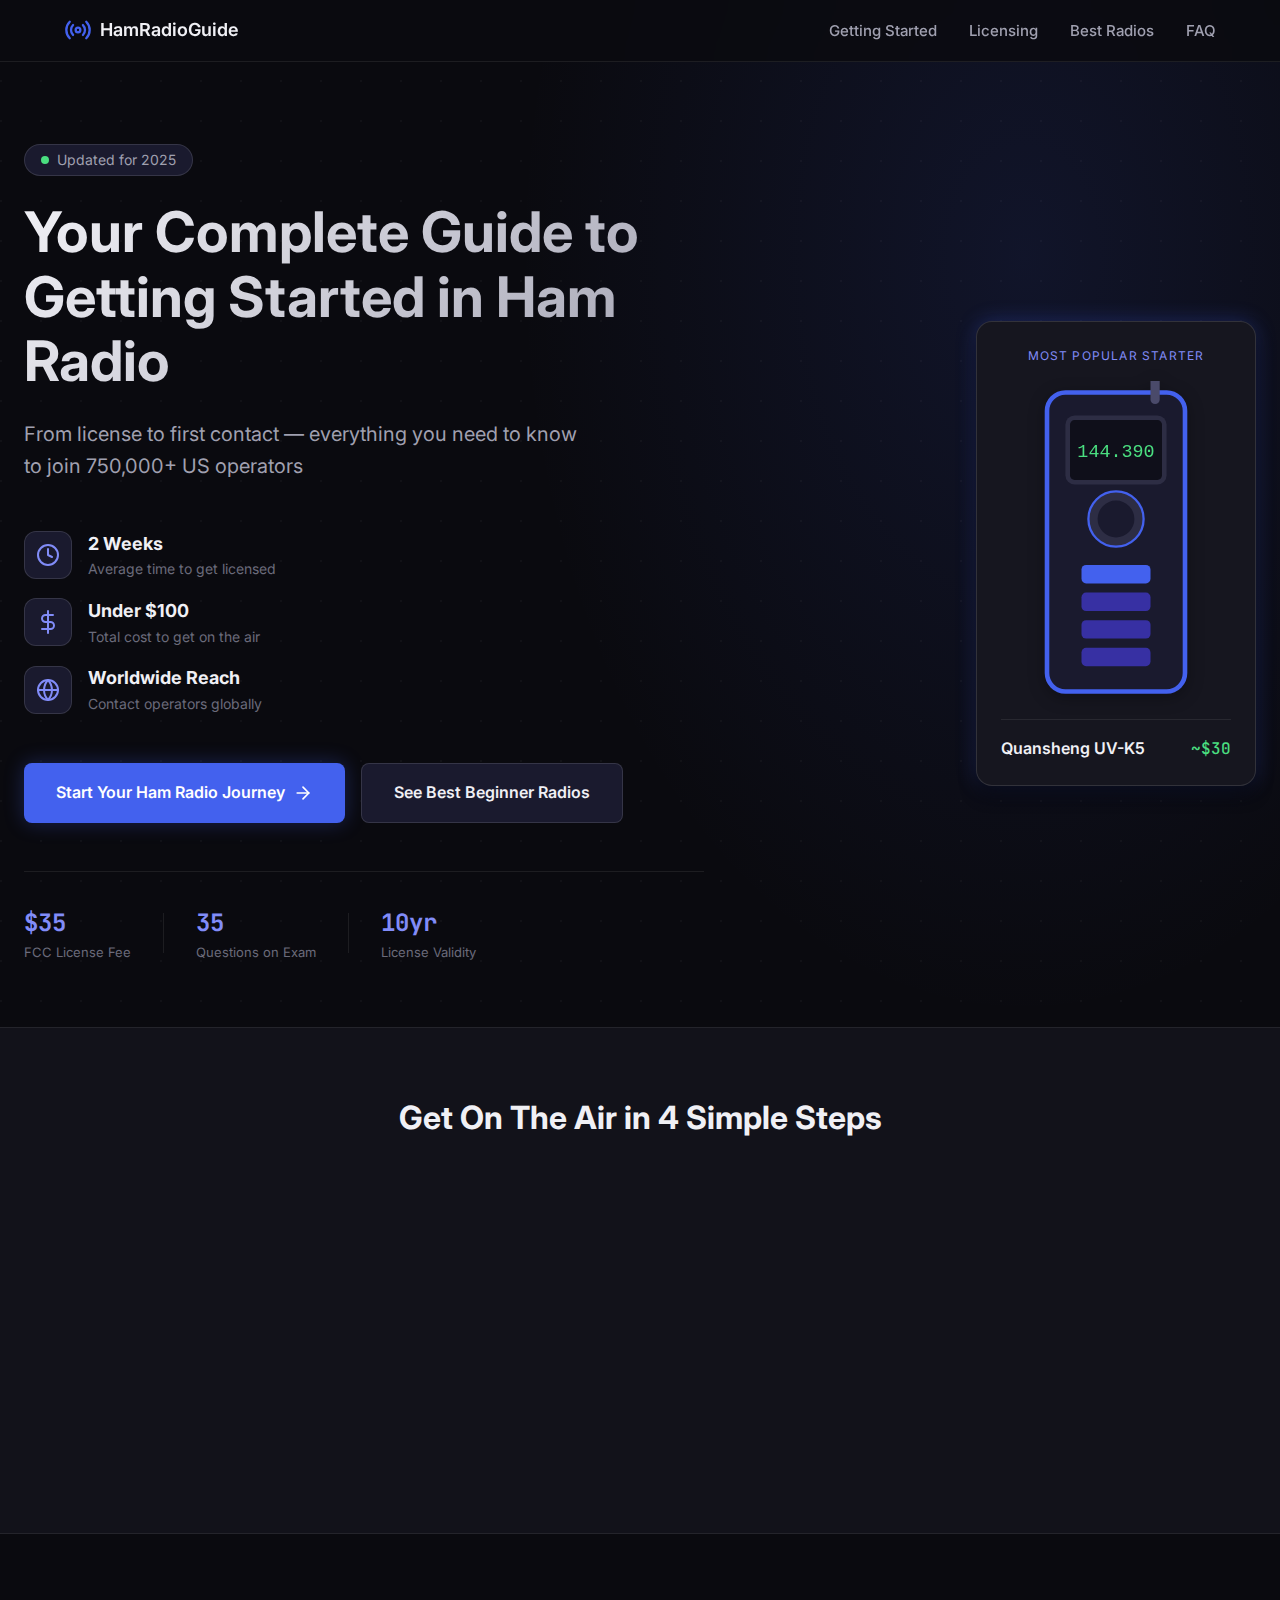
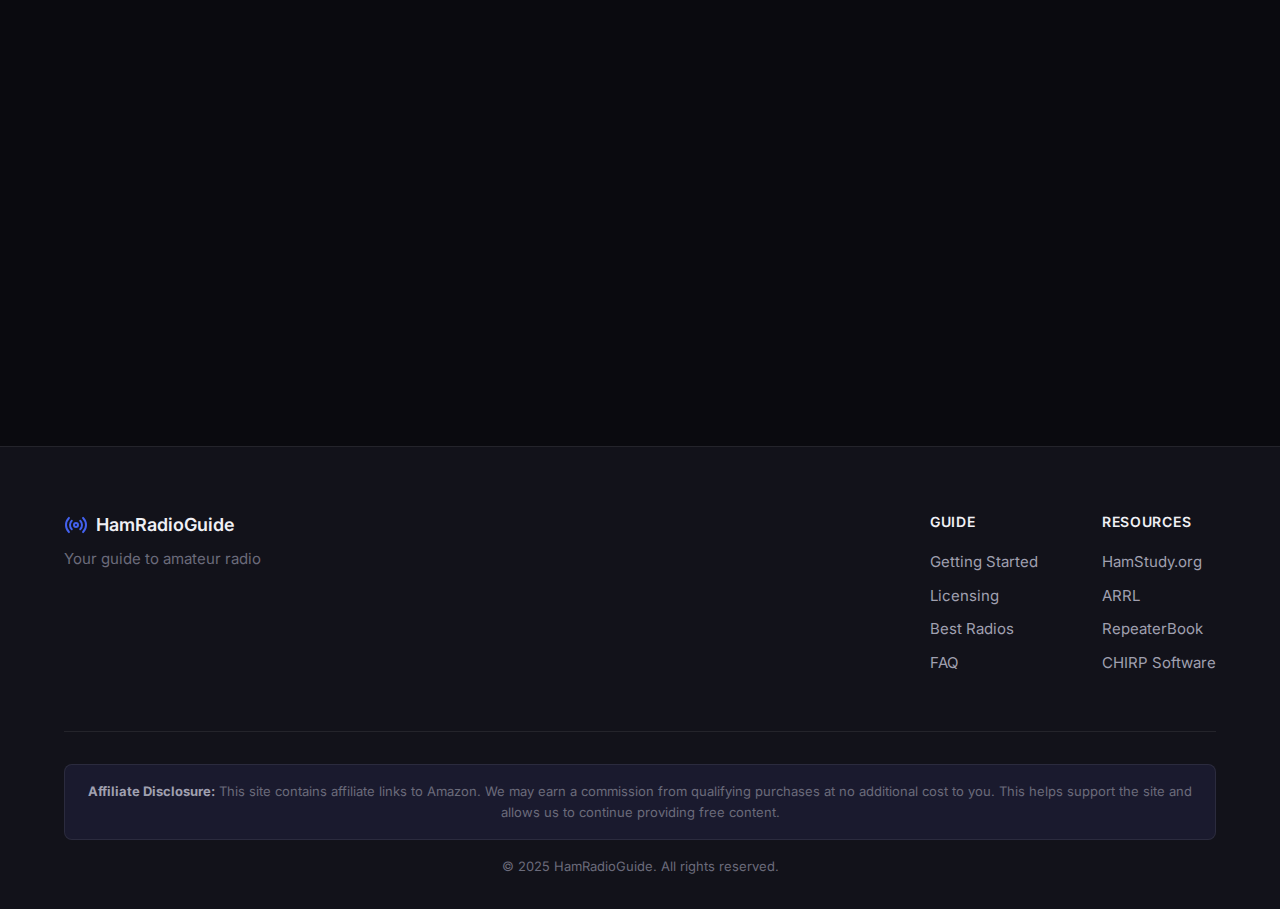
<file: public/index.html>
<!DOCTYPE html>
<html lang="en">
<head>
    <meta charset="UTF-8">
    <meta name="viewport" content="width=device-width, initial-scale=1.0">
    <title>Ham Radio Beginner's Guide 2025: From License to First Contact</title>
    <meta name="description" content="Complete ham radio guide for beginners. Learn how to get your license ($35 FCC fee), choose your first radio under $100, and make your first contact. Updated for 2025.">
    <meta name="keywords" content="ham radio for beginners, how to get ham radio license, best ham radio for beginners, amateur radio getting started, ham radio buying guide">
    <link rel="canonical" href="https://hamradioguide.webcytz.com/">

    <!-- Open Graph -->
    <meta property="og:title" content="Ham Radio Beginner's Guide 2025: From License to First Contact">
    <meta property="og:description" content="Complete ham radio guide for beginners. Learn how to get your license ($35 FCC fee), choose your first radio under $100, and make your first contact.">
    <meta property="og:type" content="article">
    <meta property="og:url" content="https://hamradioguide.webcytz.com/">

    <!-- Fonts -->
    <link rel="preconnect" href="https://fonts.googleapis.com">
    <link rel="preconnect" href="https://fonts.gstatic.com" crossorigin>
    <link href="https://fonts.googleapis.com/css2?family=Inter:wght@400;500;600;700&family=JetBrains+Mono:wght@400;500&display=swap" rel="stylesheet">

    <link rel="stylesheet" href="css/styles.css">

    <!-- Google Analytics -->
    <script async src="https://www.googletagmanager.com/gtag/js?id=G-38BF85QJG1"></script>
    <script>
        window.dataLayer = window.dataLayer || [];
        function gtag(){dataLayer.push(arguments);}
        gtag('js', new Date());
        gtag('config', 'G-38BF85QJG1');
    </script>
</head>
<body>
    <!-- Header -->
    <header class="site-header">
        <nav class="nav-container">
            <a href="/" class="logo">
                <span class="logo-icon">
                    <svg xmlns="http://www.w3.org/2000/svg" viewBox="0 0 24 24" fill="none" stroke="currentColor" stroke-width="2" stroke-linecap="round" stroke-linejoin="round" width="28" height="28">
                        <circle cx="12" cy="12" r="2"></circle>
                        <path d="M16.24 7.76a6 6 0 0 1 0 8.49m-8.48-.01a6 6 0 0 1 0-8.49m11.31-2.82a10 10 0 0 1 0 14.14m-14.14 0a10 10 0 0 1 0-14.14"></path>
                    </svg>
                </span>
                <span class="logo-text">HamRadioGuide</span>
            </a>
            <ul class="nav-links">
                <li><a href="#getting-started">Getting Started</a></li>
                <li><a href="#licensing">Licensing</a></li>
                <li><a href="#best-radios">Best Radios</a></li>
                <li><a href="#faq">FAQ</a></li>
            </ul>
            <button class="mobile-menu-btn" aria-label="Toggle menu">
                <span></span>
                <span></span>
                <span></span>
            </button>
        </nav>
    </header>

    <main>
        <!-- Hero Section -->
        <section class="hero">
            <div class="hero-background">
                <div class="hero-gradient"></div>
                <div class="hero-pattern"></div>
            </div>
            <div class="hero-content">
                <div class="hero-badge">
                    <span class="badge-dot"></span>
                    Updated for 2025
                </div>
                <h1 class="hero-title">Your Complete Guide to Getting Started in Ham Radio</h1>
                <p class="hero-subtitle">From license to first contact &mdash; everything you need to know to join 750,000+ US operators</p>

                <div class="hero-benefits">
                    <div class="benefit-item">
                        <div class="benefit-icon">
                            <svg xmlns="http://www.w3.org/2000/svg" viewBox="0 0 24 24" fill="none" stroke="currentColor" stroke-width="2" stroke-linecap="round" stroke-linejoin="round" width="24" height="24">
                                <circle cx="12" cy="12" r="10"></circle>
                                <polyline points="12 6 12 12 16 14"></polyline>
                            </svg>
                        </div>
                        <div class="benefit-text">
                            <strong>2 Weeks</strong>
                            <span>Average time to get licensed</span>
                        </div>
                    </div>
                    <div class="benefit-item">
                        <div class="benefit-icon">
                            <svg xmlns="http://www.w3.org/2000/svg" viewBox="0 0 24 24" fill="none" stroke="currentColor" stroke-width="2" stroke-linecap="round" stroke-linejoin="round" width="24" height="24">
                                <line x1="12" y1="1" x2="12" y2="23"></line>
                                <path d="M17 5H9.5a3.5 3.5 0 0 0 0 7h5a3.5 3.5 0 0 1 0 7H6"></path>
                            </svg>
                        </div>
                        <div class="benefit-text">
                            <strong>Under $100</strong>
                            <span>Total cost to get on the air</span>
                        </div>
                    </div>
                    <div class="benefit-item">
                        <div class="benefit-icon">
                            <svg xmlns="http://www.w3.org/2000/svg" viewBox="0 0 24 24" fill="none" stroke="currentColor" stroke-width="2" stroke-linecap="round" stroke-linejoin="round" width="24" height="24">
                                <circle cx="12" cy="12" r="10"></circle>
                                <line x1="2" y1="12" x2="22" y2="12"></line>
                                <path d="M12 2a15.3 15.3 0 0 1 4 10 15.3 15.3 0 0 1-4 10 15.3 15.3 0 0 1-4-10 15.3 15.3 0 0 1 4-10z"></path>
                            </svg>
                        </div>
                        <div class="benefit-text">
                            <strong>Worldwide Reach</strong>
                            <span>Contact operators globally</span>
                        </div>
                    </div>
                </div>

                <div class="hero-cta">
                    <a href="#getting-started" class="btn btn-primary">
                        Start Your Ham Radio Journey
                        <svg xmlns="http://www.w3.org/2000/svg" viewBox="0 0 24 24" fill="none" stroke="currentColor" stroke-width="2" stroke-linecap="round" stroke-linejoin="round" width="20" height="20">
                            <line x1="5" y1="12" x2="19" y2="12"></line>
                            <polyline points="12 5 19 12 12 19"></polyline>
                        </svg>
                    </a>
                    <a href="#best-radios" class="btn btn-secondary">
                        See Best Beginner Radios
                    </a>
                </div>

                <div class="hero-stats">
                    <div class="stat-item">
                        <span class="stat-number">$35</span>
                        <span class="stat-label">FCC License Fee</span>
                    </div>
                    <div class="stat-divider"></div>
                    <div class="stat-item">
                        <span class="stat-number">35</span>
                        <span class="stat-label">Questions on Exam</span>
                    </div>
                    <div class="stat-divider"></div>
                    <div class="stat-item">
                        <span class="stat-number">10yr</span>
                        <span class="stat-label">License Validity</span>
                    </div>
                </div>
            </div>

            <div class="hero-visual">
                <div class="radio-showcase">
                    <div class="showcase-card">
                        <div class="showcase-label">Most Popular Starter</div>
                        <div class="showcase-image">
                            <svg xmlns="http://www.w3.org/2000/svg" viewBox="0 0 100 140" class="radio-illustration">
                                <!-- Simplified handheld radio illustration -->
                                <rect x="20" y="5" width="60" height="130" rx="8" fill="#1a1a2e" stroke="#4361ee" stroke-width="2"/>
                                <rect x="28" y="15" width="44" height="30" rx="4" fill="#2d2d44"/>
                                <rect x="30" y="17" width="40" height="26" rx="2" fill="#0f0f1a"/>
                                <text x="50" y="33" text-anchor="middle" fill="#4ade80" font-size="8" font-family="monospace">144.390</text>
                                <circle cx="50" cy="60" r="12" fill="#2d2d44" stroke="#4361ee" stroke-width="1"/>
                                <circle cx="50" cy="60" r="8" fill="#1a1a2e"/>
                                <rect x="35" y="80" width="30" height="8" rx="2" fill="#4361ee"/>
                                <rect x="35" y="92" width="30" height="8" rx="2" fill="#3730a3"/>
                                <rect x="35" y="104" width="30" height="8" rx="2" fill="#3730a3"/>
                                <rect x="35" y="116" width="30" height="8" rx="2" fill="#3730a3"/>
                                <!-- Antenna -->
                                <rect x="65" y="-15" width="4" height="25" rx="2" fill="#4a4a6a"/>
                                <rect x="66" y="-25" width="2" height="12" fill="#6366f1"/>
                            </svg>
                        </div>
                        <div class="showcase-info">
                            <span class="showcase-name">Quansheng UV-K5</span>
                            <span class="showcase-price">~$30</span>
                        </div>
                    </div>
                </div>
            </div>
        </section>

        <!-- Quick Start Steps -->
        <section class="quick-start">
            <div class="container">
                <h2 class="section-title">Get On The Air in 4 Simple Steps</h2>
                <div class="steps-grid">
                    <div class="step-card">
                        <div class="step-number">1</div>
                        <h3>Study for the Exam</h3>
                        <p>Free online resources make it easy. Most pass with 10-20 hours of study over 1-2 weeks.</p>
                    </div>
                    <div class="step-card">
                        <div class="step-number">2</div>
                        <h3>Pass the Technician Test</h3>
                        <p>35 multiple-choice questions. Score 74% to pass. Take it online or in-person.</p>
                    </div>
                    <div class="step-card">
                        <div class="step-number">3</div>
                        <h3>Get Your Call Sign</h3>
                        <p>FCC issues your unique call sign within 1-2 weeks. Pay the $35 license fee.</p>
                    </div>
                    <div class="step-card">
                        <div class="step-number">4</div>
                        <h3>Make Your First Contact</h3>
                        <p>Program local repeaters, key up, and join the worldwide amateur radio community.</p>
                    </div>
                </div>
            </div>
        </section>

        <!-- Content placeholder for future sections -->
        <section id="getting-started" class="content-section">
            <div class="container">
                <!-- Section 1: What is Ham Radio content will go here -->
            </div>
        </section>

        <section id="licensing" class="content-section">
            <div class="container">
                <!-- Section 2-3: License Classes and How to Get Licensed content will go here -->
            </div>
        </section>

        <section id="best-radios" class="content-section">
            <div class="container">
                <!-- Section 4: Best Ham Radios for Beginners content will go here -->
            </div>
        </section>

        <section id="faq" class="content-section">
            <div class="container">
                <!-- FAQ content will go here -->
            </div>
        </section>
    </main>

    <!-- Footer -->
    <footer class="site-footer">
        <div class="container">
            <div class="footer-content">
                <div class="footer-brand">
                    <a href="/" class="logo">
                        <span class="logo-icon">
                            <svg xmlns="http://www.w3.org/2000/svg" viewBox="0 0 24 24" fill="none" stroke="currentColor" stroke-width="2" stroke-linecap="round" stroke-linejoin="round" width="24" height="24">
                                <circle cx="12" cy="12" r="2"></circle>
                                <path d="M16.24 7.76a6 6 0 0 1 0 8.49m-8.48-.01a6 6 0 0 1 0-8.49m11.31-2.82a10 10 0 0 1 0 14.14m-14.14 0a10 10 0 0 1 0-14.14"></path>
                            </svg>
                        </span>
                        <span class="logo-text">HamRadioGuide</span>
                    </a>
                    <p class="footer-tagline">Your guide to amateur radio</p>
                </div>
                <div class="footer-links">
                    <div class="footer-column">
                        <h4>Guide</h4>
                        <ul>
                            <li><a href="#getting-started">Getting Started</a></li>
                            <li><a href="#licensing">Licensing</a></li>
                            <li><a href="#best-radios">Best Radios</a></li>
                            <li><a href="#faq">FAQ</a></li>
                        </ul>
                    </div>
                    <div class="footer-column">
                        <h4>Resources</h4>
                        <ul>
                            <li><a href="https://hamstudy.org/" target="_blank" rel="noopener">HamStudy.org</a></li>
                            <li><a href="https://www.arrl.org/" target="_blank" rel="noopener">ARRL</a></li>
                            <li><a href="https://www.repeaterbook.com/" target="_blank" rel="noopener">RepeaterBook</a></li>
                            <li><a href="https://chirpmyradio.com/" target="_blank" rel="noopener">CHIRP Software</a></li>
                        </ul>
                    </div>
                </div>
            </div>
            <div class="footer-bottom">
                <p class="affiliate-disclosure">
                    <strong>Affiliate Disclosure:</strong> This site contains affiliate links to Amazon. We may earn a commission from qualifying purchases at no additional cost to you. This helps support the site and allows us to continue providing free content.
                </p>
                <p class="copyright">&copy; 2025 HamRadioGuide. All rights reserved.</p>
            </div>
        </div>
    </footer>

    <script src="js/main.js"></script>
</body>
</html>
</file>
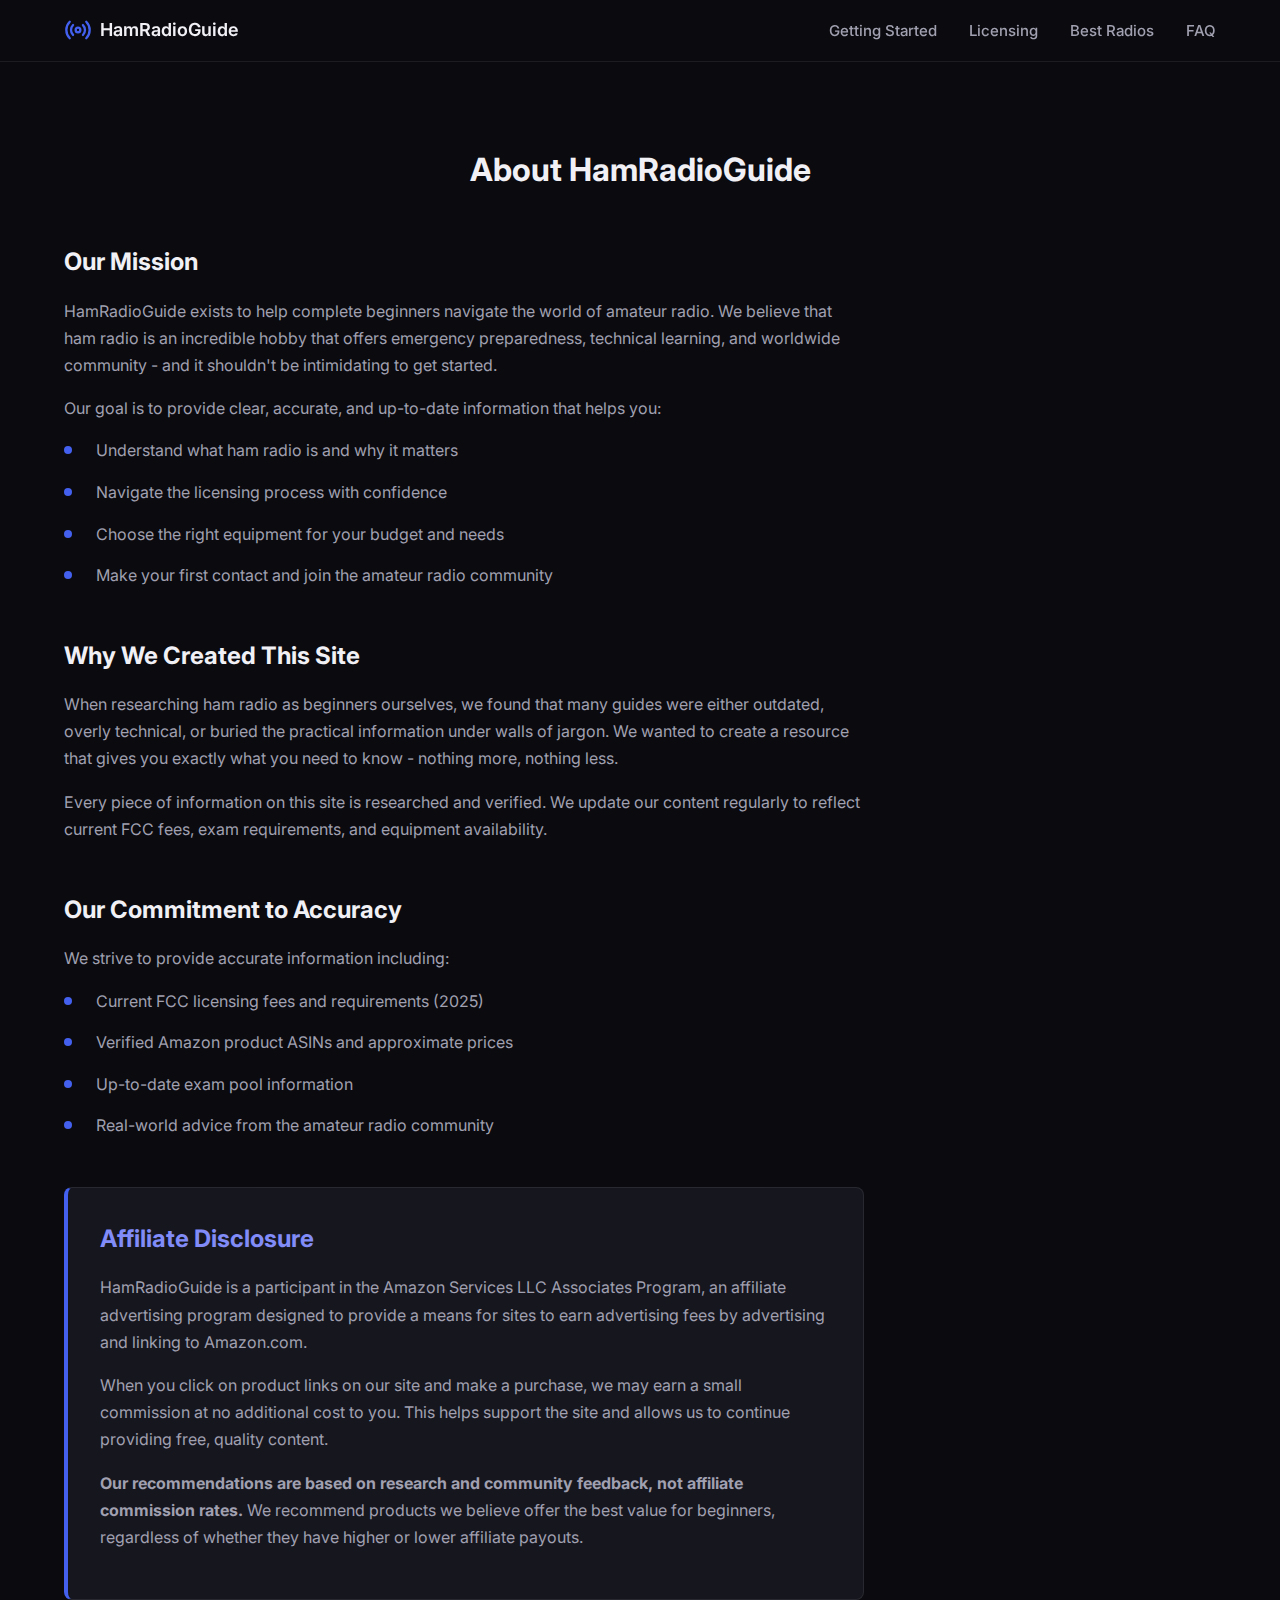
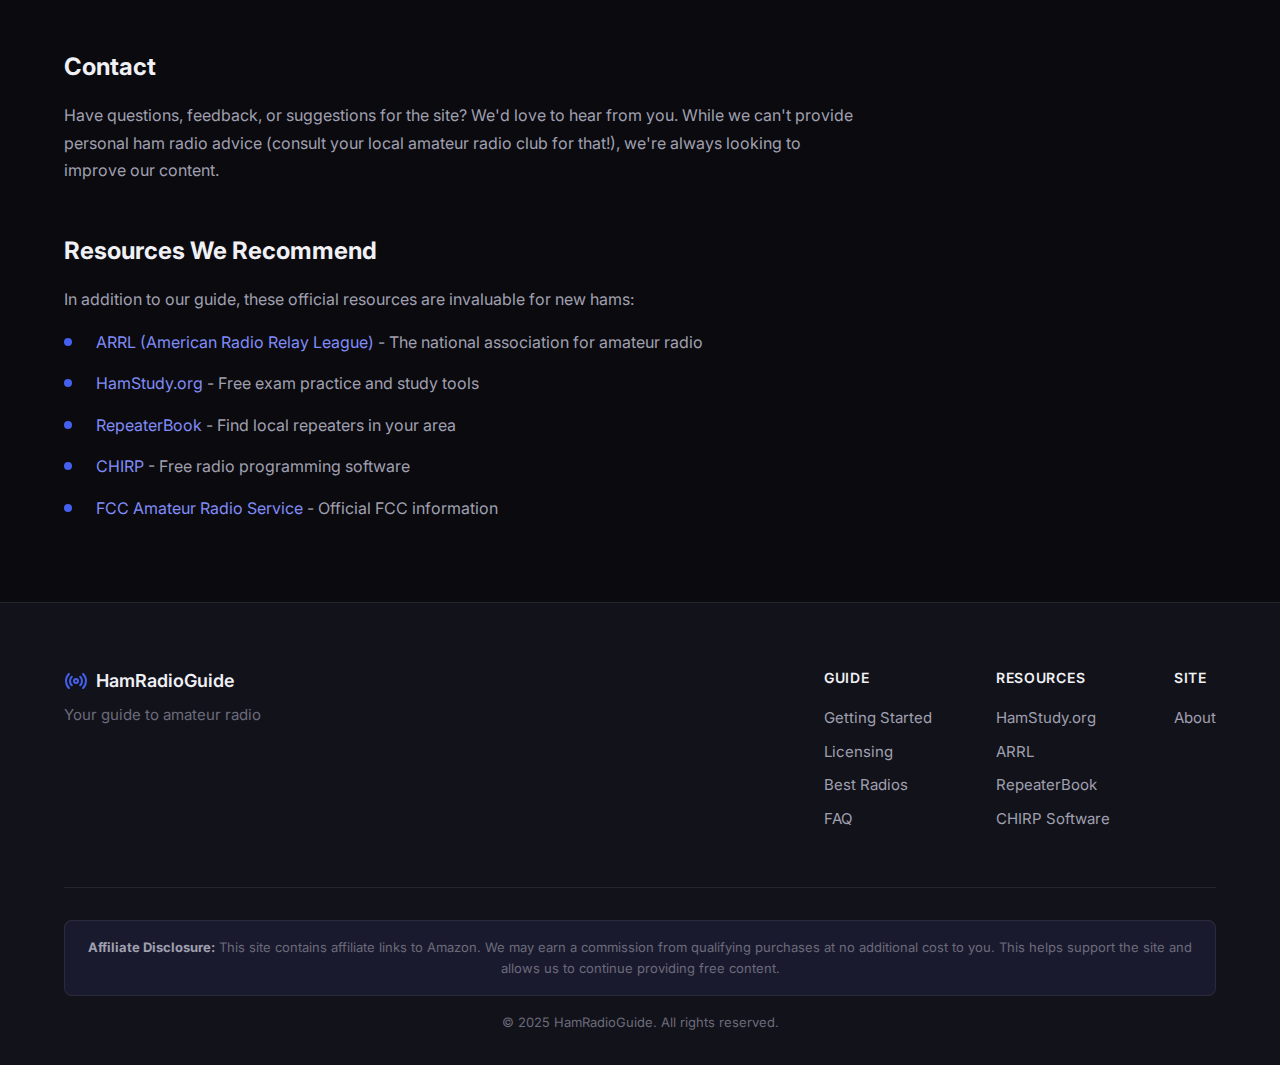
<file: public/about.html>
<!DOCTYPE html>
<html lang="en">
<head>
    <meta charset="UTF-8">
    <meta name="viewport" content="width=device-width, initial-scale=1.0">
    <title>About | Ham Radio Beginner's Guide</title>
    <meta name="description" content="About HamRadioGuide - Your resource for getting started in amateur radio. Learn about our mission to help beginners get licensed and on the air.">
    <meta name="robots" content="index, follow">
    <link rel="canonical" href="https://hamradioguide.webcytz.com/about.html">

    <!-- Open Graph -->
    <meta property="og:title" content="About | Ham Radio Beginner's Guide">
    <meta property="og:description" content="About HamRadioGuide - Your resource for getting started in amateur radio.">
    <meta property="og:type" content="website">
    <meta property="og:url" content="https://hamradioguide.webcytz.com/about.html">

    <!-- Fonts -->
    <link rel="preconnect" href="https://fonts.googleapis.com">
    <link rel="preconnect" href="https://fonts.gstatic.com" crossorigin>
    <link href="https://fonts.googleapis.com/css2?family=Inter:wght@400;500;600;700&family=JetBrains+Mono:wght@400;500&display=swap" rel="stylesheet">

    <link rel="stylesheet" href="css/styles.css">

    <!-- Google Analytics -->
    <script async src="https://www.googletagmanager.com/gtag/js?id=G-38BF85QJG1"></script>
    <script>
        window.dataLayer = window.dataLayer || [];
        function gtag(){dataLayer.push(arguments);}
        gtag('js', new Date());
        gtag('config', 'G-38BF85QJG1');
    </script>
</head>
<body>
    <!-- Header -->
    <header class="site-header">
        <nav class="nav-container">
            <a href="/" class="logo">
                <span class="logo-icon">
                    <svg xmlns="http://www.w3.org/2000/svg" viewBox="0 0 24 24" fill="none" stroke="currentColor" stroke-width="2" stroke-linecap="round" stroke-linejoin="round" width="28" height="28">
                        <circle cx="12" cy="12" r="2"></circle>
                        <path d="M16.24 7.76a6 6 0 0 1 0 8.49m-8.48-.01a6 6 0 0 1 0-8.49m11.31-2.82a10 10 0 0 1 0 14.14m-14.14 0a10 10 0 0 1 0-14.14"></path>
                    </svg>
                </span>
                <span class="logo-text">HamRadioGuide</span>
            </a>
            <ul class="nav-links">
                <li><a href="/#getting-started">Getting Started</a></li>
                <li><a href="/#licensing">Licensing</a></li>
                <li><a href="/#best-radios">Best Radios</a></li>
                <li><a href="/#faq">FAQ</a></li>
            </ul>
            <button class="mobile-menu-btn" aria-label="Toggle menu">
                <span></span>
                <span></span>
                <span></span>
            </button>
        </nav>
    </header>

    <main>
        <section class="content-section about-page">
            <div class="container">
                <h1 class="section-title">About HamRadioGuide</h1>

                <div class="about-content">
                    <h2>Our Mission</h2>
                    <p>HamRadioGuide exists to help complete beginners navigate the world of amateur radio. We believe that ham radio is an incredible hobby that offers emergency preparedness, technical learning, and worldwide community - and it shouldn't be intimidating to get started.</p>

                    <p>Our goal is to provide clear, accurate, and up-to-date information that helps you:</p>
                    <ul class="feature-list">
                        <li>Understand what ham radio is and why it matters</li>
                        <li>Navigate the licensing process with confidence</li>
                        <li>Choose the right equipment for your budget and needs</li>
                        <li>Make your first contact and join the amateur radio community</li>
                    </ul>

                    <h2>Why We Created This Site</h2>
                    <p>When researching ham radio as beginners ourselves, we found that many guides were either outdated, overly technical, or buried the practical information under walls of jargon. We wanted to create a resource that gives you exactly what you need to know - nothing more, nothing less.</p>

                    <p>Every piece of information on this site is researched and verified. We update our content regularly to reflect current FCC fees, exam requirements, and equipment availability.</p>

                    <h2>Our Commitment to Accuracy</h2>
                    <p>We strive to provide accurate information including:</p>
                    <ul class="feature-list">
                        <li>Current FCC licensing fees and requirements (2025)</li>
                        <li>Verified Amazon product ASINs and approximate prices</li>
                        <li>Up-to-date exam pool information</li>
                        <li>Real-world advice from the amateur radio community</li>
                    </ul>

                    <div class="affiliate-box">
                        <h2>Affiliate Disclosure</h2>
                        <p>HamRadioGuide is a participant in the Amazon Services LLC Associates Program, an affiliate advertising program designed to provide a means for sites to earn advertising fees by advertising and linking to Amazon.com.</p>

                        <p>When you click on product links on our site and make a purchase, we may earn a small commission at no additional cost to you. This helps support the site and allows us to continue providing free, quality content.</p>

                        <p><strong>Our recommendations are based on research and community feedback, not affiliate commission rates.</strong> We recommend products we believe offer the best value for beginners, regardless of whether they have higher or lower affiliate payouts.</p>
                    </div>

                    <h2>Contact</h2>
                    <p>Have questions, feedback, or suggestions for the site? We'd love to hear from you. While we can't provide personal ham radio advice (consult your local amateur radio club for that!), we're always looking to improve our content.</p>

                    <h2>Resources We Recommend</h2>
                    <p>In addition to our guide, these official resources are invaluable for new hams:</p>
                    <ul class="feature-list">
                        <li><a href="https://www.arrl.org/" target="_blank" rel="noopener">ARRL (American Radio Relay League)</a> - The national association for amateur radio</li>
                        <li><a href="https://hamstudy.org/" target="_blank" rel="noopener">HamStudy.org</a> - Free exam practice and study tools</li>
                        <li><a href="https://www.repeaterbook.com/" target="_blank" rel="noopener">RepeaterBook</a> - Find local repeaters in your area</li>
                        <li><a href="https://chirpmyradio.com/" target="_blank" rel="noopener">CHIRP</a> - Free radio programming software</li>
                        <li><a href="https://www.fcc.gov/wireless/bureau-divisions/mobility-division/amateur-radio-service" target="_blank" rel="noopener">FCC Amateur Radio Service</a> - Official FCC information</li>
                    </ul>
                </div>
            </div>
        </section>
    </main>

    <!-- Footer -->
    <footer class="site-footer">
        <div class="container">
            <div class="footer-content">
                <div class="footer-brand">
                    <a href="/" class="logo">
                        <span class="logo-icon">
                            <svg xmlns="http://www.w3.org/2000/svg" viewBox="0 0 24 24" fill="none" stroke="currentColor" stroke-width="2" stroke-linecap="round" stroke-linejoin="round" width="24" height="24">
                                <circle cx="12" cy="12" r="2"></circle>
                                <path d="M16.24 7.76a6 6 0 0 1 0 8.49m-8.48-.01a6 6 0 0 1 0-8.49m11.31-2.82a10 10 0 0 1 0 14.14m-14.14 0a10 10 0 0 1 0-14.14"></path>
                            </svg>
                        </span>
                        <span class="logo-text">HamRadioGuide</span>
                    </a>
                    <p class="footer-tagline">Your guide to amateur radio</p>
                </div>
                <div class="footer-links">
                    <div class="footer-column">
                        <h4>Guide</h4>
                        <ul>
                            <li><a href="/#getting-started">Getting Started</a></li>
                            <li><a href="/#licensing">Licensing</a></li>
                            <li><a href="/#best-radios">Best Radios</a></li>
                            <li><a href="/#faq">FAQ</a></li>
                        </ul>
                    </div>
                    <div class="footer-column">
                        <h4>Resources</h4>
                        <ul>
                            <li><a href="https://hamstudy.org/" target="_blank" rel="noopener">HamStudy.org</a></li>
                            <li><a href="https://www.arrl.org/" target="_blank" rel="noopener">ARRL</a></li>
                            <li><a href="https://www.repeaterbook.com/" target="_blank" rel="noopener">RepeaterBook</a></li>
                            <li><a href="https://chirpmyradio.com/" target="_blank" rel="noopener">CHIRP Software</a></li>
                        </ul>
                    </div>
                    <div class="footer-column">
                        <h4>Site</h4>
                        <ul>
                            <li><a href="/about.html">About</a></li>
                        </ul>
                    </div>
                </div>
            </div>
            <div class="footer-bottom">
                <p class="affiliate-disclosure">
                    <strong>Affiliate Disclosure:</strong> This site contains affiliate links to Amazon. We may earn a commission from qualifying purchases at no additional cost to you. This helps support the site and allows us to continue providing free content.
                </p>
                <p class="copyright">&copy; 2025 HamRadioGuide. All rights reserved.</p>
            </div>
        </div>
    </footer>

    <script src="js/main.js"></script>
</body>
</html>
</file>
<file: public/css/styles.css>
/* ===================================
   Ham Radio Guide - Stylesheet
   Modern, professional design
   =================================== */

/* CSS Variables */
:root {
    /* Colors - Deep tech theme with radio-inspired accents */
    --color-bg-primary: #0a0a0f;
    --color-bg-secondary: #12121a;
    --color-bg-tertiary: #1a1a2e;
    --color-bg-card: #16161f;

    --color-text-primary: #f0f0f5;
    --color-text-secondary: #a0a0b0;
    --color-text-muted: #6b6b7b;

    --color-accent-primary: #4361ee;
    --color-accent-secondary: #6366f1;
    --color-accent-light: #818cf8;
    --color-accent-glow: rgba(67, 97, 238, 0.3);

    --color-success: #4ade80;
    --color-warning: #fbbf24;
    --color-error: #f87171;

    --color-border: rgba(255, 255, 255, 0.08);
    --color-border-light: rgba(255, 255, 255, 0.12);

    /* Typography */
    --font-primary: 'Inter', -apple-system, BlinkMacSystemFont, 'Segoe UI', Roboto, sans-serif;
    --font-mono: 'JetBrains Mono', 'Fira Code', monospace;

    /* Spacing */
    --spacing-xs: 0.25rem;
    --spacing-sm: 0.5rem;
    --spacing-md: 1rem;
    --spacing-lg: 1.5rem;
    --spacing-xl: 2rem;
    --spacing-2xl: 3rem;
    --spacing-3xl: 4rem;

    /* Border Radius */
    --radius-sm: 4px;
    --radius-md: 8px;
    --radius-lg: 12px;
    --radius-xl: 16px;
    --radius-full: 9999px;

    /* Transitions */
    --transition-fast: 150ms ease;
    --transition-base: 250ms ease;
    --transition-slow: 350ms ease;

    /* Shadows */
    --shadow-sm: 0 1px 2px rgba(0, 0, 0, 0.3);
    --shadow-md: 0 4px 6px rgba(0, 0, 0, 0.4);
    --shadow-lg: 0 10px 15px rgba(0, 0, 0, 0.5);
    --shadow-glow: 0 0 20px var(--color-accent-glow);
}

/* Reset & Base */
*, *::before, *::after {
    box-sizing: border-box;
    margin: 0;
    padding: 0;
}

html {
    scroll-behavior: smooth;
    font-size: 16px;
}

body {
    font-family: var(--font-primary);
    background-color: var(--color-bg-primary);
    color: var(--color-text-primary);
    line-height: 1.6;
    -webkit-font-smoothing: antialiased;
    -moz-osx-font-smoothing: grayscale;
}

a {
    color: var(--color-accent-light);
    text-decoration: none;
    transition: color var(--transition-fast);
}

a:hover {
    color: var(--color-accent-primary);
}

img {
    max-width: 100%;
    height: auto;
}

/* Container */
.container {
    width: 100%;
    max-width: 1200px;
    margin: 0 auto;
    padding: 0 var(--spacing-lg);
}

/* ===================================
   Header & Navigation
   =================================== */
.site-header {
    position: fixed;
    top: 0;
    left: 0;
    right: 0;
    z-index: 1000;
    background: rgba(10, 10, 15, 0.85);
    backdrop-filter: blur(12px);
    border-bottom: 1px solid var(--color-border);
}

.nav-container {
    max-width: 1200px;
    margin: 0 auto;
    padding: var(--spacing-md) var(--spacing-lg);
    display: flex;
    align-items: center;
    justify-content: space-between;
}

.logo {
    display: flex;
    align-items: center;
    gap: var(--spacing-sm);
    color: var(--color-text-primary);
    font-weight: 600;
    font-size: 1.125rem;
}

.logo:hover {
    color: var(--color-text-primary);
}

.logo-icon {
    display: flex;
    color: var(--color-accent-primary);
}

.nav-links {
    display: flex;
    list-style: none;
    gap: var(--spacing-xl);
}

.nav-links a {
    color: var(--color-text-secondary);
    font-size: 0.9375rem;
    font-weight: 500;
    padding: var(--spacing-sm) 0;
    position: relative;
}

.nav-links a::after {
    content: '';
    position: absolute;
    bottom: 0;
    left: 0;
    width: 0;
    height: 2px;
    background: var(--color-accent-primary);
    transition: width var(--transition-base);
}

.nav-links a:hover {
    color: var(--color-text-primary);
}

.nav-links a:hover::after {
    width: 100%;
}

.mobile-menu-btn {
    display: none;
    flex-direction: column;
    gap: 5px;
    background: none;
    border: none;
    cursor: pointer;
    padding: var(--spacing-sm);
}

.mobile-menu-btn span {
    display: block;
    width: 24px;
    height: 2px;
    background: var(--color-text-primary);
    transition: var(--transition-fast);
}

/* ===================================
   Hero Section
   =================================== */
.hero {
    position: relative;
    min-height: 100vh;
    display: grid;
    grid-template-columns: 1fr auto;
    align-items: center;
    gap: var(--spacing-3xl);
    padding: calc(80px + var(--spacing-3xl)) var(--spacing-lg) var(--spacing-3xl);
    max-width: 1400px;
    margin: 0 auto;
    overflow: hidden;
}

.hero-background {
    position: absolute;
    inset: 0;
    z-index: -1;
    overflow: hidden;
}

.hero-gradient {
    position: absolute;
    top: -50%;
    right: -20%;
    width: 80%;
    height: 150%;
    background: radial-gradient(ellipse at center, var(--color-accent-glow) 0%, transparent 70%);
    opacity: 0.4;
}

.hero-pattern {
    position: absolute;
    inset: 0;
    background-image:
        radial-gradient(circle at 1px 1px, rgba(255, 255, 255, 0.03) 1px, transparent 0);
    background-size: 40px 40px;
}

.hero-content {
    max-width: 680px;
}

.hero-badge {
    display: inline-flex;
    align-items: center;
    gap: var(--spacing-sm);
    background: var(--color-bg-tertiary);
    border: 1px solid var(--color-border-light);
    padding: var(--spacing-xs) var(--spacing-md);
    border-radius: var(--radius-full);
    font-size: 0.875rem;
    color: var(--color-text-secondary);
    margin-bottom: var(--spacing-lg);
}

.badge-dot {
    width: 8px;
    height: 8px;
    background: var(--color-success);
    border-radius: 50%;
    animation: pulse 2s infinite;
}

@keyframes pulse {
    0%, 100% { opacity: 1; }
    50% { opacity: 0.5; }
}

.hero-title {
    font-size: clamp(2.25rem, 5vw, 3.5rem);
    font-weight: 700;
    line-height: 1.15;
    margin-bottom: var(--spacing-lg);
    background: linear-gradient(135deg, var(--color-text-primary) 0%, var(--color-text-secondary) 100%);
    -webkit-background-clip: text;
    -webkit-text-fill-color: transparent;
    background-clip: text;
}

.hero-subtitle {
    font-size: 1.25rem;
    color: var(--color-text-secondary);
    margin-bottom: var(--spacing-2xl);
    max-width: 560px;
}

.hero-benefits {
    display: flex;
    flex-direction: column;
    gap: var(--spacing-md);
    margin-bottom: var(--spacing-2xl);
}

.benefit-item {
    display: flex;
    align-items: center;
    gap: var(--spacing-md);
}

.benefit-icon {
    display: flex;
    align-items: center;
    justify-content: center;
    width: 48px;
    height: 48px;
    background: var(--color-bg-tertiary);
    border: 1px solid var(--color-border-light);
    border-radius: var(--radius-lg);
    color: var(--color-accent-light);
}

.benefit-text {
    display: flex;
    flex-direction: column;
}

.benefit-text strong {
    color: var(--color-text-primary);
    font-size: 1.125rem;
}

.benefit-text span {
    color: var(--color-text-muted);
    font-size: 0.875rem;
}

.hero-cta {
    display: flex;
    gap: var(--spacing-md);
    margin-bottom: var(--spacing-2xl);
    flex-wrap: wrap;
}

/* Buttons */
.btn {
    display: inline-flex;
    align-items: center;
    gap: var(--spacing-sm);
    padding: var(--spacing-md) var(--spacing-xl);
    border-radius: var(--radius-md);
    font-size: 1rem;
    font-weight: 600;
    cursor: pointer;
    transition: all var(--transition-base);
    border: none;
    text-decoration: none;
}

.btn-primary {
    background: var(--color-accent-primary);
    color: white;
    box-shadow: var(--shadow-glow);
}

.btn-primary:hover {
    background: var(--color-accent-secondary);
    color: white;
    transform: translateY(-2px);
    box-shadow: 0 0 30px var(--color-accent-glow);
}

.btn-secondary {
    background: var(--color-bg-tertiary);
    color: var(--color-text-primary);
    border: 1px solid var(--color-border-light);
}

.btn-secondary:hover {
    background: var(--color-bg-card);
    color: var(--color-text-primary);
    border-color: var(--color-accent-primary);
}

.hero-stats {
    display: flex;
    align-items: center;
    gap: var(--spacing-xl);
    padding-top: var(--spacing-xl);
    border-top: 1px solid var(--color-border);
}

.stat-item {
    display: flex;
    flex-direction: column;
}

.stat-number {
    font-size: 1.5rem;
    font-weight: 700;
    color: var(--color-accent-light);
    font-family: var(--font-mono);
}

.stat-label {
    font-size: 0.8125rem;
    color: var(--color-text-muted);
}

.stat-divider {
    width: 1px;
    height: 40px;
    background: var(--color-border);
}

/* Hero Visual - Radio Showcase */
.hero-visual {
    display: flex;
    justify-content: center;
    align-items: center;
}

.radio-showcase {
    position: relative;
}

.showcase-card {
    background: var(--color-bg-card);
    border: 1px solid var(--color-border-light);
    border-radius: var(--radius-xl);
    padding: var(--spacing-lg);
    width: 280px;
    text-align: center;
    box-shadow: var(--shadow-lg), var(--shadow-glow);
}

.showcase-label {
    font-size: 0.75rem;
    text-transform: uppercase;
    letter-spacing: 0.1em;
    color: var(--color-accent-light);
    margin-bottom: var(--spacing-md);
}

.showcase-image {
    display: flex;
    justify-content: center;
    margin-bottom: var(--spacing-md);
}

.radio-illustration {
    filter: drop-shadow(0 4px 8px rgba(0, 0, 0, 0.3));
}

.showcase-info {
    display: flex;
    justify-content: space-between;
    align-items: center;
    padding-top: var(--spacing-md);
    border-top: 1px solid var(--color-border);
}

.showcase-name {
    font-weight: 600;
    color: var(--color-text-primary);
}

.showcase-price {
    font-family: var(--font-mono);
    color: var(--color-success);
    font-weight: 500;
}

/* ===================================
   Quick Start Section
   =================================== */
.quick-start {
    background: var(--color-bg-secondary);
    padding: var(--spacing-3xl) 0;
    border-top: 1px solid var(--color-border);
    border-bottom: 1px solid var(--color-border);
}

.section-title {
    text-align: center;
    font-size: clamp(1.5rem, 3vw, 2rem);
    font-weight: 700;
    margin-bottom: var(--spacing-2xl);
    color: var(--color-text-primary);
}

.steps-grid {
    display: grid;
    grid-template-columns: repeat(4, 1fr);
    gap: var(--spacing-lg);
}

.step-card {
    background: var(--color-bg-card);
    border: 1px solid var(--color-border);
    border-radius: var(--radius-lg);
    padding: var(--spacing-xl);
    position: relative;
    transition: all var(--transition-base);
}

.step-card:hover {
    border-color: var(--color-accent-primary);
    transform: translateY(-4px);
    box-shadow: var(--shadow-lg);
}

.step-number {
    display: flex;
    align-items: center;
    justify-content: center;
    width: 40px;
    height: 40px;
    background: var(--color-accent-primary);
    color: white;
    font-weight: 700;
    font-size: 1.125rem;
    border-radius: var(--radius-md);
    margin-bottom: var(--spacing-md);
}

.step-card h3 {
    font-size: 1.125rem;
    font-weight: 600;
    margin-bottom: var(--spacing-sm);
    color: var(--color-text-primary);
}

.step-card p {
    font-size: 0.9375rem;
    color: var(--color-text-secondary);
    line-height: 1.5;
}

/* ===================================
   Content Sections
   =================================== */
.content-section {
    padding: var(--spacing-3xl) 0;
}

.content-section.alt-bg {
    background: var(--color-bg-secondary);
}

.content-section h3 {
    font-size: 1.5rem;
    font-weight: 600;
    color: var(--color-text-primary);
    margin: var(--spacing-2xl) 0 var(--spacing-md);
}

.content-section h3:first-child {
    margin-top: 0;
}

.content-section p {
    color: var(--color-text-secondary);
    line-height: 1.7;
    margin-bottom: var(--spacing-md);
}

/* Content Grid Layout */
.content-grid {
    display: grid;
    grid-template-columns: 1fr 380px;
    gap: var(--spacing-3xl);
    align-items: start;
}

.content-main {
    min-width: 0;
}

.content-sidebar {
    position: sticky;
    top: 100px;
}

/* Feature Lists */
.feature-list {
    list-style: none;
    margin: var(--spacing-md) 0;
}

.feature-list li {
    position: relative;
    padding-left: var(--spacing-xl);
    margin-bottom: var(--spacing-md);
    color: var(--color-text-secondary);
    line-height: 1.6;
}

.feature-list li::before {
    content: '';
    position: absolute;
    left: 0;
    top: 8px;
    width: 8px;
    height: 8px;
    background: var(--color-accent-primary);
    border-radius: 50%;
}

.feature-list.warning li::before {
    background: var(--color-warning);
}

.feature-list li strong {
    color: var(--color-text-primary);
}

/* Comparison Card (Sidebar) */
.comparison-card {
    background: var(--color-bg-card);
    border: 1px solid var(--color-border);
    border-radius: var(--radius-lg);
    padding: var(--spacing-lg);
}

.comparison-card h4 {
    font-size: 1.125rem;
    font-weight: 600;
    margin-bottom: var(--spacing-md);
    color: var(--color-text-primary);
}

.comparison-table-wrapper {
    overflow-x: auto;
}

.comparison-table {
    width: 100%;
    border-collapse: collapse;
    font-size: 0.8125rem;
}

.comparison-table th,
.comparison-table td {
    padding: var(--spacing-sm);
    text-align: left;
    border-bottom: 1px solid var(--color-border);
}

.comparison-table th {
    color: var(--color-text-muted);
    font-weight: 500;
    font-size: 0.75rem;
    text-transform: uppercase;
}

.comparison-table td {
    color: var(--color-text-secondary);
}

.comparison-table td.highlight {
    color: var(--color-success);
    font-weight: 600;
}

/* ===================================
   License Cards Section
   =================================== */
.license-cards {
    display: grid;
    grid-template-columns: repeat(3, 1fr);
    gap: var(--spacing-lg);
    margin-bottom: var(--spacing-2xl);
}

.license-card {
    background: var(--color-bg-card);
    border: 1px solid var(--color-border);
    border-radius: var(--radius-lg);
    padding: var(--spacing-xl);
    position: relative;
    transition: all var(--transition-base);
}

.license-card:hover {
    border-color: var(--color-accent-primary);
    transform: translateY(-4px);
    box-shadow: var(--shadow-lg);
}

.license-card.technician {
    border-top: 3px solid var(--color-success);
}

.license-card.general {
    border-top: 3px solid var(--color-accent-primary);
}

.license-card.extra {
    border-top: 3px solid var(--color-warning);
}

.license-badge {
    display: inline-block;
    font-size: 0.75rem;
    text-transform: uppercase;
    letter-spacing: 0.05em;
    color: var(--color-text-muted);
    margin-bottom: var(--spacing-sm);
}

.license-card h3 {
    font-size: 1.375rem;
    margin: 0 0 var(--spacing-md);
}

.license-stats {
    display: flex;
    gap: var(--spacing-xl);
    margin-bottom: var(--spacing-lg);
    padding-bottom: var(--spacing-lg);
    border-bottom: 1px solid var(--color-border);
}

.license-stat {
    display: flex;
    flex-direction: column;
}

.license-stat .stat-value {
    font-size: 2rem;
    font-weight: 700;
    color: var(--color-accent-light);
    font-family: var(--font-mono);
    line-height: 1;
}

.license-stat .stat-desc {
    font-size: 0.8125rem;
    color: var(--color-text-muted);
}

.license-features {
    list-style: none;
    margin-bottom: var(--spacing-lg);
}

.license-features li {
    padding: var(--spacing-xs) 0;
    padding-left: var(--spacing-lg);
    position: relative;
    color: var(--color-text-secondary);
    font-size: 0.9375rem;
}

.license-features li::before {
    content: '✓';
    position: absolute;
    left: 0;
    color: var(--color-success);
}

.license-verdict {
    font-size: 0.875rem;
    color: var(--color-text-muted);
    padding-top: var(--spacing-md);
    border-top: 1px solid var(--color-border);
}

.license-verdict strong {
    color: var(--color-text-secondary);
}

/* Recommendation Box */
.recommendation-box {
    background: linear-gradient(135deg, rgba(67, 97, 238, 0.1), rgba(99, 102, 241, 0.05));
    border: 1px solid var(--color-accent-primary);
    border-radius: var(--radius-lg);
    padding: var(--spacing-xl);
    margin-bottom: var(--spacing-2xl);
}

.recommendation-box h4 {
    color: var(--color-accent-light);
    font-size: 1.25rem;
    margin-bottom: var(--spacing-sm);
}

.recommendation-box p {
    color: var(--color-text-secondary);
    margin: 0;
}

/* Cost Breakdown */
.cost-breakdown {
    background: var(--color-bg-card);
    border: 1px solid var(--color-border);
    border-radius: var(--radius-lg);
    padding: var(--spacing-xl);
}

.cost-breakdown h3 {
    margin-top: 0;
    margin-bottom: var(--spacing-lg);
}

.cost-grid {
    display: grid;
    grid-template-columns: repeat(4, 1fr);
    gap: var(--spacing-md);
}

.cost-item {
    display: flex;
    flex-direction: column;
    padding: var(--spacing-md);
    background: var(--color-bg-tertiary);
    border-radius: var(--radius-md);
    text-align: center;
}

.cost-item.total {
    background: var(--color-accent-primary);
}

.cost-label {
    font-size: 0.8125rem;
    color: var(--color-text-muted);
    margin-bottom: var(--spacing-xs);
}

.cost-item.total .cost-label {
    color: rgba(255, 255, 255, 0.8);
}

.cost-value {
    font-size: 1.5rem;
    font-weight: 700;
    color: var(--color-text-primary);
    font-family: var(--font-mono);
}

.cost-item.total .cost-value {
    color: white;
}

.cost-note {
    font-size: 0.75rem;
    color: var(--color-text-muted);
    margin-top: var(--spacing-xs);
}

.cost-item.total .cost-note {
    color: rgba(255, 255, 255, 0.7);
}

/* ===================================
   Process Steps Section
   =================================== */
.process-steps {
    margin-bottom: var(--spacing-2xl);
}

.process-step {
    display: flex;
    gap: var(--spacing-xl);
    margin-bottom: var(--spacing-2xl);
    padding-bottom: var(--spacing-2xl);
    border-bottom: 1px solid var(--color-border);
}

.process-step:last-child {
    border-bottom: none;
    margin-bottom: 0;
    padding-bottom: 0;
}

.process-number {
    flex-shrink: 0;
    display: flex;
    align-items: center;
    justify-content: center;
    width: 80px;
    height: 80px;
    background: var(--color-accent-primary);
    color: white;
    font-weight: 700;
    font-size: 0.875rem;
    border-radius: var(--radius-lg);
}

.process-content {
    flex: 1;
}

.process-content h3 {
    margin-top: 0;
}

.process-content p {
    color: var(--color-text-secondary);
}

.process-content .note {
    font-size: 0.875rem;
    color: var(--color-text-muted);
    font-style: italic;
}

/* Resources Grid */
.resources-grid {
    display: grid;
    grid-template-columns: repeat(2, 1fr);
    gap: var(--spacing-md);
    margin-top: var(--spacing-lg);
}

.resource-card {
    background: var(--color-bg-card);
    border: 1px solid var(--color-border);
    border-radius: var(--radius-md);
    padding: var(--spacing-lg);
}

.resource-card.free {
    border-left: 3px solid var(--color-success);
}

.resource-card.paid {
    border-left: 3px solid var(--color-accent-primary);
}

.resource-card h4 {
    font-size: 1rem;
    margin-bottom: var(--spacing-sm);
    color: var(--color-text-primary);
}

.resource-card ul {
    list-style: none;
    margin: 0;
}

.resource-card li {
    padding: var(--spacing-xs) 0;
    color: var(--color-text-secondary);
    font-size: 0.9375rem;
}

.resource-card a {
    color: var(--color-accent-light);
}

/* Exam Options */
.exam-options {
    display: grid;
    grid-template-columns: repeat(2, 1fr);
    gap: var(--spacing-md);
}

.exam-option {
    background: var(--color-bg-card);
    border: 1px solid var(--color-border);
    border-radius: var(--radius-md);
    padding: var(--spacing-lg);
}

.exam-option h4 {
    font-size: 1rem;
    margin-bottom: var(--spacing-sm);
    color: var(--color-text-primary);
}

.exam-option ul {
    list-style: none;
    margin: 0;
}

.exam-option li {
    padding: var(--spacing-xs) 0;
    padding-left: var(--spacing-md);
    position: relative;
    color: var(--color-text-secondary);
    font-size: 0.9375rem;
}

.exam-option li::before {
    content: '•';
    position: absolute;
    left: 0;
    color: var(--color-accent-primary);
}

/* Exam Tips */
.exam-tips {
    background: var(--color-bg-card);
    border: 1px solid var(--color-border);
    border-radius: var(--radius-lg);
    padding: var(--spacing-xl);
}

.exam-tips h3 {
    margin-top: 0;
}

.tips-grid {
    display: grid;
    grid-template-columns: repeat(2, 1fr);
    gap: var(--spacing-md);
}

.tip-item {
    display: flex;
    align-items: flex-start;
    gap: var(--spacing-sm);
}

.tip-icon {
    color: var(--color-success);
    font-weight: bold;
    flex-shrink: 0;
}

.tip-item p {
    margin: 0;
    color: var(--color-text-secondary);
    font-size: 0.9375rem;
}

/* ===================================
   Product Section
   =================================== */
.radio-types {
    margin-bottom: var(--spacing-2xl);
}

.radio-types-grid {
    display: grid;
    grid-template-columns: repeat(3, 1fr);
    gap: var(--spacing-lg);
}

.radio-type {
    background: var(--color-bg-card);
    border: 1px solid var(--color-border);
    border-radius: var(--radius-md);
    padding: var(--spacing-lg);
}

.radio-type h4 {
    font-size: 1rem;
    margin-bottom: var(--spacing-sm);
    color: var(--color-text-primary);
}

.radio-type p {
    margin: 0;
    font-size: 0.9375rem;
}

.product-section {
    margin-bottom: var(--spacing-2xl);
}

.product-section h3 {
    margin-top: 0;
}

.section-note {
    font-size: 0.9375rem;
    color: var(--color-text-muted);
    margin-bottom: var(--spacing-lg);
}

.product-grid {
    display: grid;
    grid-template-columns: repeat(3, 1fr);
    gap: var(--spacing-lg);
}

.product-card {
    background: var(--color-bg-card);
    border: 1px solid var(--color-border);
    border-radius: var(--radius-lg);
    padding: var(--spacing-xl);
    position: relative;
    transition: all var(--transition-base);
    display: flex;
    flex-direction: column;
}

.product-card:hover {
    border-color: var(--color-accent-primary);
    transform: translateY(-4px);
    box-shadow: var(--shadow-lg);
}

.product-card.featured {
    border: 2px solid var(--color-accent-primary);
    box-shadow: var(--shadow-glow);
}

.product-badge {
    display: inline-block;
    font-size: 0.6875rem;
    text-transform: uppercase;
    letter-spacing: 0.05em;
    padding: var(--spacing-xs) var(--spacing-sm);
    border-radius: var(--radius-sm);
    margin-bottom: var(--spacing-sm);
    font-weight: 600;
}

.product-badge.budget {
    background: rgba(74, 222, 128, 0.1);
    color: var(--color-success);
}

.product-badge.classic {
    background: rgba(160, 160, 176, 0.1);
    color: var(--color-text-secondary);
}

.product-badge.power {
    background: rgba(251, 191, 36, 0.1);
    color: var(--color-warning);
}

.product-badge.recommended {
    background: rgba(67, 97, 238, 0.2);
    color: var(--color-accent-light);
}

.product-badge.legendary {
    background: rgba(251, 191, 36, 0.1);
    color: var(--color-warning);
}

.product-badge.value {
    background: rgba(74, 222, 128, 0.1);
    color: var(--color-success);
}

.product-badge.premium {
    background: rgba(99, 102, 241, 0.1);
    color: var(--color-accent-light);
}

.product-card h4 {
    font-size: 1.25rem;
    margin-bottom: var(--spacing-sm);
    color: var(--color-text-primary);
}

.product-price {
    font-size: 1.5rem;
    font-weight: 700;
    color: var(--color-success);
    font-family: var(--font-mono);
    margin-bottom: var(--spacing-md);
}

.product-features {
    display: flex;
    flex-wrap: wrap;
    gap: var(--spacing-sm);
    margin-bottom: var(--spacing-md);
}

.product-features span {
    font-size: 0.75rem;
    padding: var(--spacing-xs) var(--spacing-sm);
    background: var(--color-bg-tertiary);
    border-radius: var(--radius-sm);
    color: var(--color-text-secondary);
}

.product-card > p {
    flex: 1;
    font-size: 0.9375rem;
}

.product-verdict {
    font-size: 0.8125rem;
    margin-bottom: var(--spacing-sm);
    color: var(--color-text-muted);
}

.product-verdict .pros {
    color: var(--color-success);
    font-weight: 600;
}

.product-verdict .cons {
    color: var(--color-error);
    font-weight: 600;
}

.btn-product {
    width: 100%;
    justify-content: center;
    margin-top: var(--spacing-md);
    background: var(--color-bg-tertiary);
    color: var(--color-text-primary);
    border: 1px solid var(--color-border);
}

.btn-product:hover {
    background: var(--color-accent-primary);
    border-color: var(--color-accent-primary);
    color: white;
}

/* Comparison Table */
.comparison-section {
    margin-bottom: var(--spacing-2xl);
}

.table-responsive {
    overflow-x: auto;
}

.product-comparison-table {
    width: 100%;
    border-collapse: collapse;
    background: var(--color-bg-card);
    border-radius: var(--radius-lg);
    overflow: hidden;
}

.product-comparison-table th,
.product-comparison-table td {
    padding: var(--spacing-md);
    text-align: left;
    border-bottom: 1px solid var(--color-border);
}

.product-comparison-table th {
    background: var(--color-bg-tertiary);
    color: var(--color-text-muted);
    font-weight: 600;
    font-size: 0.8125rem;
    text-transform: uppercase;
}

.product-comparison-table td {
    color: var(--color-text-secondary);
    font-size: 0.9375rem;
}

.product-comparison-table tr.highlighted {
    background: rgba(67, 97, 238, 0.1);
}

.product-comparison-table tr.highlighted td {
    color: var(--color-text-primary);
}

.table-link {
    display: inline-block;
    padding: var(--spacing-xs) var(--spacing-md);
    background: var(--color-accent-primary);
    color: white;
    border-radius: var(--radius-sm);
    font-size: 0.8125rem;
    font-weight: 500;
}

.table-link:hover {
    background: var(--color-accent-secondary);
    color: white;
}

/* Budget Section */
.budget-section h3 {
    margin-top: 0;
}

.budget-grid {
    display: grid;
    grid-template-columns: repeat(3, 1fr);
    gap: var(--spacing-lg);
}

.budget-card {
    background: var(--color-bg-card);
    border: 1px solid var(--color-border);
    border-radius: var(--radius-lg);
    padding: var(--spacing-xl);
}

.budget-card.featured {
    border: 2px solid var(--color-accent-primary);
    box-shadow: var(--shadow-glow);
}

.budget-card h4 {
    font-size: 1.125rem;
    margin-bottom: var(--spacing-lg);
    color: var(--color-text-primary);
}

.budget-list {
    list-style: none;
    margin-bottom: var(--spacing-md);
}

.budget-list li {
    display: flex;
    justify-content: space-between;
    padding: var(--spacing-sm) 0;
    border-bottom: 1px solid var(--color-border);
    color: var(--color-text-secondary);
    font-size: 0.9375rem;
}

.item-price {
    color: var(--color-text-muted);
    font-family: var(--font-mono);
}

.budget-total {
    font-size: 1.25rem;
    font-weight: 700;
    color: var(--color-success);
    margin-bottom: var(--spacing-md);
    font-family: var(--font-mono);
}

.budget-note {
    font-size: 0.8125rem;
    color: var(--color-text-muted);
    margin-bottom: var(--spacing-md);
}

/* ===================================
   Accessories Section
   =================================== */
.accessories-intro {
    max-width: 800px;
    margin-bottom: var(--spacing-2xl);
}

.accessories-intro p {
    font-size: 1.125rem;
    color: var(--color-text-secondary);
}

.accessories-grid {
    display: grid;
    gap: var(--spacing-2xl);
}

.accessory-category h3 {
    margin-top: 0;
    margin-bottom: var(--spacing-md);
}

.accessory-cards {
    display: grid;
    grid-template-columns: repeat(auto-fit, minmax(280px, 1fr));
    gap: var(--spacing-md);
}

.accessory-card {
    background: var(--color-bg-card);
    border: 1px solid var(--color-border);
    border-radius: var(--radius-md);
    padding: var(--spacing-lg);
}

.accessory-card h4 {
    font-size: 1rem;
    margin-bottom: var(--spacing-xs);
    color: var(--color-text-primary);
}

.accessory-price {
    display: block;
    font-size: 1.125rem;
    font-weight: 600;
    color: var(--color-success);
    font-family: var(--font-mono);
    margin-bottom: var(--spacing-sm);
}

.accessory-card p {
    font-size: 0.9375rem;
    margin-bottom: var(--spacing-md);
}

.btn-small {
    font-size: 0.8125rem;
    padding: var(--spacing-sm) var(--spacing-md);
    background: var(--color-bg-tertiary);
    color: var(--color-text-primary);
    border: 1px solid var(--color-border);
}

.btn-small:hover {
    background: var(--color-accent-primary);
    border-color: var(--color-accent-primary);
    color: white;
}

.accessory-tip {
    margin-top: var(--spacing-md);
    padding: var(--spacing-md);
    background: var(--color-bg-tertiary);
    border-radius: var(--radius-md);
    font-size: 0.9375rem;
    color: var(--color-text-secondary);
}

.category-intro {
    color: var(--color-text-secondary);
    margin-bottom: var(--spacing-md);
}

.solutions-list {
    list-style: none;
}

.solutions-list li {
    padding: var(--spacing-sm) 0;
    padding-left: var(--spacing-xl);
    position: relative;
    color: var(--color-text-secondary);
}

.solutions-list li::before {
    content: '→';
    position: absolute;
    left: 0;
    color: var(--color-accent-primary);
}

.solutions-list li strong {
    color: var(--color-text-primary);
}

/* ===================================
   First Contact Section
   =================================== */
.checklist {
    list-style: none;
    margin: var(--spacing-md) 0 var(--spacing-xl);
}

.checklist li {
    display: flex;
    align-items: flex-start;
    gap: var(--spacing-sm);
    padding: var(--spacing-sm) 0;
    color: var(--color-text-secondary);
}

.checklist .check {
    color: var(--color-success);
    font-weight: bold;
}

.numbered-list {
    list-style: none;
    counter-reset: item;
    margin: var(--spacing-md) 0;
}

.numbered-list li {
    counter-increment: item;
    padding: var(--spacing-sm) 0;
    padding-left: var(--spacing-2xl);
    position: relative;
    color: var(--color-text-secondary);
}

.numbered-list li::before {
    content: counter(item);
    position: absolute;
    left: 0;
    width: 24px;
    height: 24px;
    background: var(--color-accent-primary);
    color: white;
    font-size: 0.8125rem;
    font-weight: 600;
    border-radius: 50%;
    display: flex;
    align-items: center;
    justify-content: center;
}

.numbered-list li strong {
    color: var(--color-text-primary);
}

/* Info Cards */
.info-card {
    background: var(--color-bg-card);
    border: 1px solid var(--color-border);
    border-radius: var(--radius-lg);
    padding: var(--spacing-lg);
    margin-bottom: var(--spacing-lg);
}

.info-card.highlight {
    border-color: var(--color-accent-primary);
    background: rgba(67, 97, 238, 0.05);
}

.info-card h4 {
    font-size: 1rem;
    margin-bottom: var(--spacing-md);
    color: var(--color-text-primary);
}

.script-example {
    background: var(--color-bg-tertiary);
    border-radius: var(--radius-md);
    padding: var(--spacing-md);
    font-size: 0.875rem;
}

.script-example p {
    margin-bottom: var(--spacing-sm);
}

.script-example p:last-child {
    margin-bottom: 0;
}

.script-example em {
    color: var(--color-text-muted);
}

.small-text {
    font-size: 0.8125rem;
    color: var(--color-text-muted);
    margin-bottom: var(--spacing-sm);
}

.phonetics-grid {
    display: grid;
    grid-template-columns: repeat(2, 1fr);
    gap: var(--spacing-xs);
    font-size: 0.8125rem;
    color: var(--color-text-secondary);
}

/* ===================================
   Emergency Section
   =================================== */
.emergency-intro {
    max-width: 800px;
    margin-bottom: var(--spacing-2xl);
}

.emergency-intro p {
    font-size: 1.125rem;
    color: var(--color-text-secondary);
}

.capability-levels {
    display: grid;
    grid-template-columns: repeat(3, 1fr);
    gap: var(--spacing-md);
    margin-top: var(--spacing-lg);
}

.capability-level {
    background: var(--color-bg-card);
    border: 1px solid var(--color-border);
    border-radius: var(--radius-md);
    padding: var(--spacing-md);
}

.capability-level h4 {
    font-size: 0.9375rem;
    margin-bottom: var(--spacing-sm);
    color: var(--color-accent-light);
}

.capability-level p {
    font-size: 0.875rem;
    margin: 0;
}

.plan-list {
    list-style: none;
    margin-bottom: var(--spacing-md);
}

.plan-list li {
    padding: var(--spacing-sm) 0;
    color: var(--color-text-secondary);
    font-size: 0.9375rem;
}

.plan-list li strong {
    color: var(--color-accent-light);
    font-family: var(--font-mono);
}

.plan-note {
    font-size: 0.8125rem;
    color: var(--color-text-muted);
    font-style: italic;
}

.emphasis {
    color: var(--color-warning);
    font-weight: 500;
}

/* ===================================
   FAQ Section
   =================================== */
.faq-list {
    max-width: 900px;
    margin: 0 auto;
}

.faq-item {
    border-bottom: 1px solid var(--color-border);
}

.faq-question {
    width: 100%;
    display: flex;
    justify-content: space-between;
    align-items: center;
    padding: var(--spacing-lg) 0;
    background: none;
    border: none;
    cursor: pointer;
    text-align: left;
    color: var(--color-text-primary);
    font-size: 1.0625rem;
    font-weight: 500;
    transition: color var(--transition-fast);
}

.faq-question:hover {
    color: var(--color-accent-light);
}

.faq-icon {
    font-size: 1.5rem;
    color: var(--color-accent-primary);
    transition: transform var(--transition-base);
}

.faq-item.active .faq-icon {
    transform: rotate(45deg);
}

.faq-answer {
    max-height: 0;
    overflow: hidden;
    transition: max-height var(--transition-base), padding var(--transition-base);
}

.faq-item.active .faq-answer {
    max-height: 500px;
    padding-bottom: var(--spacing-lg);
}

.faq-answer p {
    color: var(--color-text-secondary);
    line-height: 1.7;
    margin-bottom: var(--spacing-sm);
}

.faq-answer p:last-child {
    margin-bottom: 0;
}

/* ===================================
   Conclusion Section
   =================================== */
.conclusion-section {
    background: linear-gradient(180deg, var(--color-bg-primary) 0%, var(--color-bg-secondary) 100%);
    text-align: center;
}

.conclusion-content {
    max-width: 800px;
    margin: 0 auto;
}

.conclusion-content h2 {
    font-size: clamp(1.75rem, 4vw, 2.5rem);
    margin-bottom: var(--spacing-lg);
}

.conclusion-text {
    font-size: 1.125rem;
    color: var(--color-text-secondary);
    margin-bottom: var(--spacing-2xl);
}

.conclusion-recap {
    display: flex;
    justify-content: center;
    gap: var(--spacing-lg);
    margin-bottom: var(--spacing-2xl);
    flex-wrap: wrap;
}

.recap-item {
    display: flex;
    align-items: center;
    gap: var(--spacing-sm);
}

.recap-number {
    display: flex;
    align-items: center;
    justify-content: center;
    width: 32px;
    height: 32px;
    background: var(--color-accent-primary);
    color: white;
    font-weight: 700;
    font-size: 0.875rem;
    border-radius: 50%;
}

.recap-text {
    color: var(--color-text-secondary);
    font-size: 0.9375rem;
}

.conclusion-cta-text {
    font-size: 1.25rem;
    color: var(--color-text-primary);
    margin-bottom: var(--spacing-xl);
}

.conclusion-cta {
    display: flex;
    justify-content: center;
    gap: var(--spacing-md);
    flex-wrap: wrap;
}

.btn-large {
    padding: var(--spacing-md) var(--spacing-2xl);
    font-size: 1.0625rem;
}

/* ===================================
   Scroll Animations
   =================================== */
.animate-ready {
    opacity: 0;
    transform: translateY(20px);
    transition: opacity 0.5s ease, transform 0.5s ease;
}

.animate-in {
    opacity: 1;
    transform: translateY(0);
}

/* Header scrolled state */
.site-header.scrolled {
    background: rgba(10, 10, 15, 0.95);
    box-shadow: var(--shadow-md);
}

/* ===================================
   About Page
   =================================== */
.about-page {
    padding-top: calc(80px + var(--spacing-3xl));
}

.about-page h1 {
    margin-bottom: var(--spacing-2xl);
}

.about-content {
    max-width: 800px;
}

.about-content h2 {
    font-size: 1.5rem;
    margin-top: var(--spacing-2xl);
    margin-bottom: var(--spacing-md);
    color: var(--color-text-primary);
}

.about-content h2:first-child {
    margin-top: 0;
}

.about-content p {
    color: var(--color-text-secondary);
    line-height: 1.7;
    margin-bottom: var(--spacing-md);
}

.affiliate-box {
    background: var(--color-bg-card);
    border: 1px solid var(--color-border);
    border-left: 4px solid var(--color-accent-primary);
    border-radius: var(--radius-md);
    padding: var(--spacing-xl);
    margin: var(--spacing-2xl) 0;
}

.affiliate-box h2 {
    margin-top: 0;
    color: var(--color-accent-light);
}

/* ===================================
   Footer
   =================================== */
.site-footer {
    background: var(--color-bg-secondary);
    border-top: 1px solid var(--color-border);
    padding: var(--spacing-3xl) 0 var(--spacing-xl);
}

.footer-content {
    display: grid;
    grid-template-columns: 1fr auto;
    gap: var(--spacing-3xl);
    padding-bottom: var(--spacing-2xl);
    border-bottom: 1px solid var(--color-border);
    margin-bottom: var(--spacing-xl);
}

.footer-brand .logo {
    margin-bottom: var(--spacing-sm);
}

.footer-tagline {
    color: var(--color-text-muted);
    font-size: 0.9375rem;
}

.footer-links {
    display: flex;
    gap: var(--spacing-3xl);
}

.footer-column h4 {
    font-size: 0.875rem;
    font-weight: 600;
    color: var(--color-text-primary);
    margin-bottom: var(--spacing-md);
    text-transform: uppercase;
    letter-spacing: 0.05em;
}

.footer-column ul {
    list-style: none;
}

.footer-column li {
    margin-bottom: var(--spacing-sm);
}

.footer-column a {
    color: var(--color-text-secondary);
    font-size: 0.9375rem;
}

.footer-column a:hover {
    color: var(--color-accent-light);
}

.footer-bottom {
    text-align: center;
}

.affiliate-disclosure {
    background: var(--color-bg-tertiary);
    border: 1px solid var(--color-border);
    border-radius: var(--radius-md);
    padding: var(--spacing-md);
    margin-bottom: var(--spacing-md);
    font-size: 0.8125rem;
    color: var(--color-text-muted);
}

.affiliate-disclosure strong {
    color: var(--color-text-secondary);
}

.copyright {
    font-size: 0.8125rem;
    color: var(--color-text-muted);
}

/* ===================================
   Responsive Design
   =================================== */
@media (max-width: 1024px) {
    .hero {
        grid-template-columns: 1fr;
        text-align: center;
        gap: var(--spacing-2xl);
    }

    .hero-content {
        max-width: 100%;
    }

    .hero-subtitle {
        max-width: 100%;
        margin-left: auto;
        margin-right: auto;
    }

    .hero-benefits {
        align-items: center;
    }

    .hero-cta {
        justify-content: center;
    }

    .hero-stats {
        justify-content: center;
    }

    .hero-visual {
        order: -1;
    }

    .showcase-card {
        width: 240px;
    }

    .steps-grid {
        grid-template-columns: repeat(2, 1fr);
    }
}

@media (max-width: 768px) {
    .nav-links {
        display: none;
        position: absolute;
        top: 100%;
        left: 0;
        right: 0;
        background: var(--color-bg-secondary);
        flex-direction: column;
        padding: var(--spacing-lg);
        gap: var(--spacing-md);
        border-bottom: 1px solid var(--color-border);
    }

    .nav-links.active {
        display: flex;
    }

    .mobile-menu-btn {
        display: flex;
    }

    .hero {
        padding-top: calc(70px + var(--spacing-2xl));
        min-height: auto;
        padding-bottom: var(--spacing-2xl);
    }

    .hero-badge {
        font-size: 0.8125rem;
    }

    .hero-stats {
        flex-wrap: wrap;
        gap: var(--spacing-md);
    }

    .stat-divider {
        display: none;
    }

    .stat-item {
        min-width: 80px;
    }

    .btn {
        padding: var(--spacing-sm) var(--spacing-lg);
        font-size: 0.9375rem;
    }

    .hero-cta {
        flex-direction: column;
        align-items: center;
    }

    .btn {
        width: 100%;
        max-width: 300px;
        justify-content: center;
    }

    .steps-grid {
        grid-template-columns: 1fr;
    }

    .footer-content {
        grid-template-columns: 1fr;
        text-align: center;
    }

    .footer-links {
        justify-content: center;
        gap: var(--spacing-2xl);
    }
}

@media (max-width: 480px) {
    :root {
        font-size: 14px;
    }

    .container {
        padding: 0 var(--spacing-md);
    }

    .hero-benefits {
        align-items: flex-start;
        text-align: left;
    }

    .benefit-icon {
        width: 40px;
        height: 40px;
    }

    .benefit-icon svg {
        width: 20px;
        height: 20px;
    }
}

/* Additional Responsive Styles for Content Sections */
@media (max-width: 1024px) {
    .content-grid {
        grid-template-columns: 1fr;
    }

    .content-sidebar {
        position: static;
    }

    .license-cards {
        grid-template-columns: 1fr;
    }

    .cost-grid {
        grid-template-columns: repeat(2, 1fr);
    }

    .radio-types-grid {
        grid-template-columns: 1fr;
    }

    .product-grid {
        grid-template-columns: repeat(2, 1fr);
    }

    .budget-grid {
        grid-template-columns: 1fr;
    }

    .capability-levels {
        grid-template-columns: 1fr;
    }

    .conclusion-recap {
        flex-direction: column;
        align-items: center;
    }
}

@media (max-width: 768px) {
    .process-step {
        flex-direction: column;
    }

    .process-number {
        width: 60px;
        height: 60px;
    }

    .resources-grid {
        grid-template-columns: 1fr;
    }

    .exam-options {
        grid-template-columns: 1fr;
    }

    .tips-grid {
        grid-template-columns: 1fr;
    }

    .product-grid {
        grid-template-columns: 1fr;
    }

    .cost-grid {
        grid-template-columns: 1fr;
    }

    .product-comparison-table {
        font-size: 0.8125rem;
    }

    .product-comparison-table th,
    .product-comparison-table td {
        padding: var(--spacing-sm);
    }

    .faq-question {
        font-size: 0.9375rem;
    }
}

@media (max-width: 480px) {
    .license-stats {
        flex-direction: column;
        gap: var(--spacing-md);
    }

    .recap-item {
        flex-direction: column;
        text-align: center;
    }

    .phonetics-grid {
        grid-template-columns: 1fr;
    }
}
</file>
